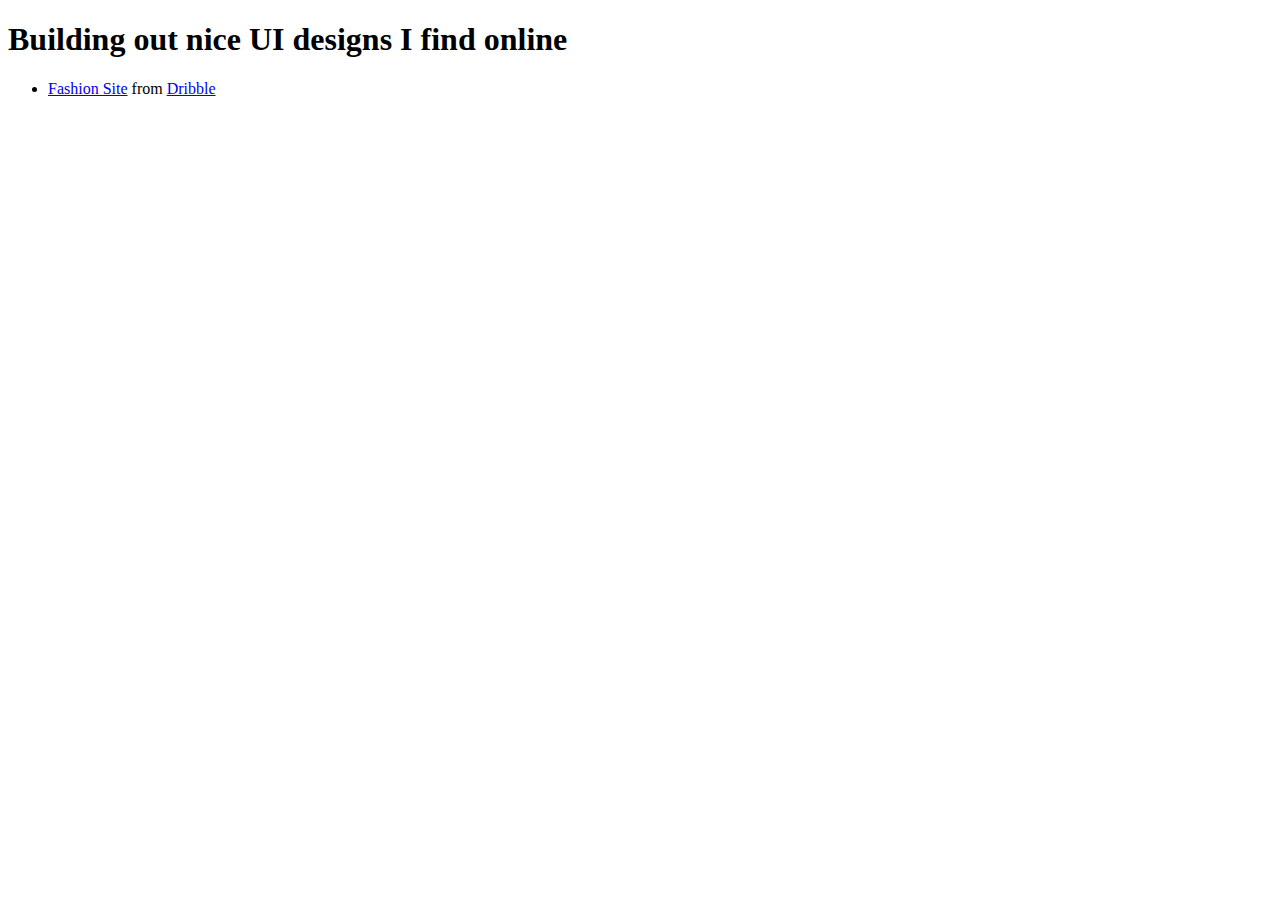
<file: index.html>
<!DOCTYPE html>
<html lang="en">
<head>
  <meta charset="UTF-8">
  <meta name="viewport" content="width=device-width, initial-scale=1.0">
  <title>UI 💟 </title>
</head>
<body>
  <h1>Building out nice UI designs I find online</h1>
  <ul>
    <li><a href="/fashion-site/">Fashion Site</a> from <a href="https://dribbble.com/shots/14836845--Exploration-Fashion-Website/attachments/6545769?mode=media">Dribble</a></li>
  </ul>
</body>
</html>
</file>
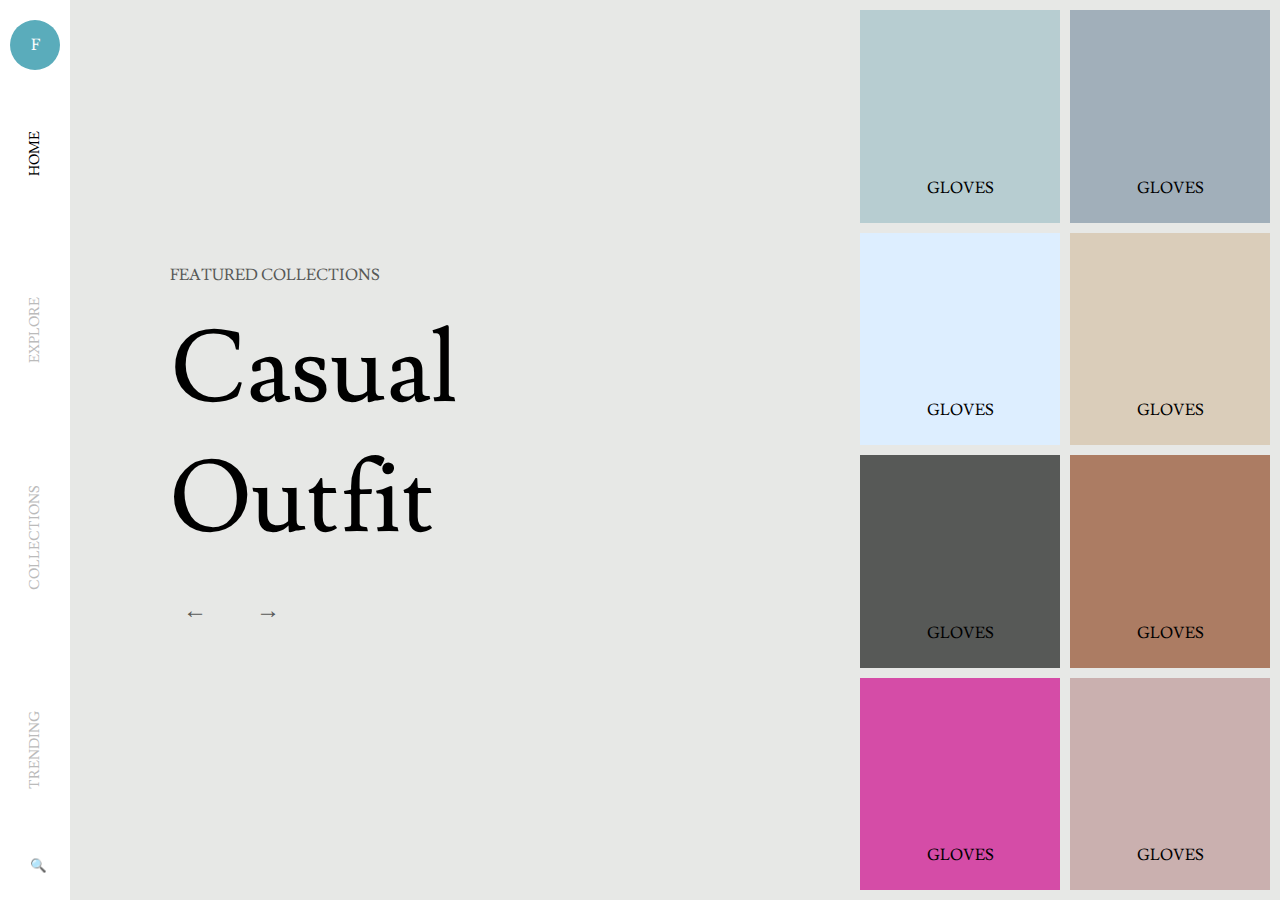
<file: fashion-site/index.html>
<!DOCTYPE html>
<html lang="en">
  <head>
    <link rel="preconnect" href="https://fonts.gstatic.com" />
    <link
      href="https://fonts.googleapis.com/css2?family=Lusitana&display=swap"
      rel="stylesheet"
    />

    <meta charset="UTF-8" />
    <meta name="viewport" content="width=device-width, initial-scale=1.0" />
    <title>Document</title>
    <link rel="stylesheet" href="./style.css" />
  </head>
  <body>
    <div class="page-container">
      <nav class="side-bar">
        <div class="avatar">F</div>
        <ul class="nav-links">
          <li><a class="active-link" href="#">Home</a></li>
          <li><a href="#">Explore</a></li>
          <li><a href="#">Collections</a></li>
          <li><a href="#">Trending</a></li>
        </ul>
        <form action="">
          <input class="search-input" type="text" placeholder="&#128269;" />
        </form>
      </nav>
      <main class="main-content">
        <header>
          <h5 class="sub-header">Featured Collections</h5>
          <h1 class="header">Casual Outfit</h1>
        </header>
        <div class="scroll-nav">
          <button class="nav-button">&#8592;</button>
          <button class="nav-button">&#8594;</button>
        </div>
      </main>
      <ul class="product-list">
        <li class="product-item">
          <div class="product-name">Gloves</div>
        </li>
        <li class="product-item">
          <div class="product-name">Gloves</div>
        </li>
        <li class="product-item">
          <div class="product-name">Gloves</div>
        </li>
        <li class="product-item">
          <div class="product-name">Gloves</div>
        </li>
        <li class="product-item">
          <div class="product-name">Gloves</div>
        </li>
        <li class="product-item">
          <div class="product-name">Gloves</div>
        </li>
        <li class="product-item">
          <div class="product-name">Gloves</div>
        </li>
        <li class="product-item">
          <div class="product-name">Gloves</div>
        </li>
      </ul>
    </div>
  </body>
</html>
</file>
<file: fashion-site/style.css>
* {
  box-sizing: border-box;
  margin: 0;
  padding: 0;
}

body {
  font-family: 'Lusitana', serif;
}

ul {
  list-style: none;
}

a {
  text-decoration: none;
  color: #bbb;
}

.page-container {
  display: flex;
  width: 100vw;
  height: 100vh;
  background-color: #e7e8e6;
  overflow: hidden;
}

/* #region side-bar */
.side-bar {
  width: 70px;
  display: flex;
  flex-direction: column;
  justify-content: space-between;
  padding: 20px 0;
  background-color: #fff;
}

.avatar {
  display: inline-flex;
  width: 50px;
  height: 50px;
  border-radius: 50%;
  background-color: #5aacbb;
  align-items: center;
  justify-content: center;
  color: #fff;
  margin: 0 auto;
}

.nav-links {
  writing-mode: vertical-lr;
  text-orientation: sideways;
  display: flex;
  align-items: center;
  justify-content: space-around;
  flex-grow: 1;
  text-transform: uppercase;
  font-size: 0.85em;
  color: #ccc;
}

.nav-links > li {
  transform: rotate(180deg);
}

.active-link,
.nav-links > li > a:hover {
  color: #000;
}

.search-input {
  display: inline-block;
  width: 45px;
  height: 30px;
  border: 0;
  transition: width .25s linear;
  margin-left: 25px;
  padding: 5px;
}
.search-input:hover,
.search-input:focus {
  width: 200px;
  background-color: #fff;
  box-shadow: 0 2px 4px rgba(0,0,0, 0.1);
  border-radius: 3px;
}
/* #endregion */

/* #region main-content */
.main-content {
  /* flex-grow: 1; */
  display: flex;
  flex-direction: column;
  justify-content: center;
  padding: 0 100px;
  background-image: url(https://res.cloudinary.com/adexot/image/upload/v1610342051/fashion-site-image.png);
  background-size: contain;
  background-repeat: no-repeat;
  background-position: bottom 0 right 30%;
}

.sub-header {
  font-size: 16px;
  font-weight: 300;
  color: #575957;
  margin-bottom: 20px;
  text-transform: uppercase;
}

.header {
  font-size: 100px;
  font-weight: 300;
  word-spacing:9999px; /* this ensures breaking of the words to new line */
  margin-bottom: 20px;
}

.nav-button {
  border: 0;
  width: 50px;
  height: 50px;
  border-radius: 50%;
  cursor: pointer;
  background-color: transparent;
  color: #575957;
  font-size: 1.5em;
}

.nav-button:last-child {
  margin-left: 20px;
}

.nav-button:hover {
  border:1px solid #000;
  color: #000;
}
/* #endregion */

/* #region product-list */
.product-list {
  height: 100%;
  padding: 10px;
  display: grid;
  grid-template-columns: 200px 200px;
  gap: 10px 10px;
}

.product-item {
  background-color: #ccc;
  display: flex;
  flex-direction: column-reverse;
  transition: transform 0.3s linear;
  position: relative;
}

.product-item:hover::after {
  content: '\2192';
  position: absolute;
  top: 10px;
  right: 10px;
}

.product-name {
  text-align: center;
  text-transform: uppercase;
  line-height: 70px;
}

.product-item:nth-child(1){
  background-color: #b7cdd1;
}
.product-item:nth-child(2){
  background-color: #a1afba;
}
.product-item:nth-child(3){
  background-color: #def;
}
.product-item:nth-child(4){
  background-color: #dacdba;
}
.product-item:nth-child(5){
  background-color: #575957;
}
.product-item:nth-child(6){
  background-color: #ac7c63;
}
.product-item:nth-child(7){
  background-color: #d54ca7;
}
.product-item:nth-child(8){
  background-color: #cab0af;
}

.product-item:hover {
  transform: scale(1.3);
  z-index: 3;
  background-color: #fff;
  box-shadow: 5px 2px 15px 4px rgba(0,0,0, 0.1);
}
/* #endregion */

/* #region mobile style */
@media (max-width: 600px) {
} 
/* #endregion */
</file>
